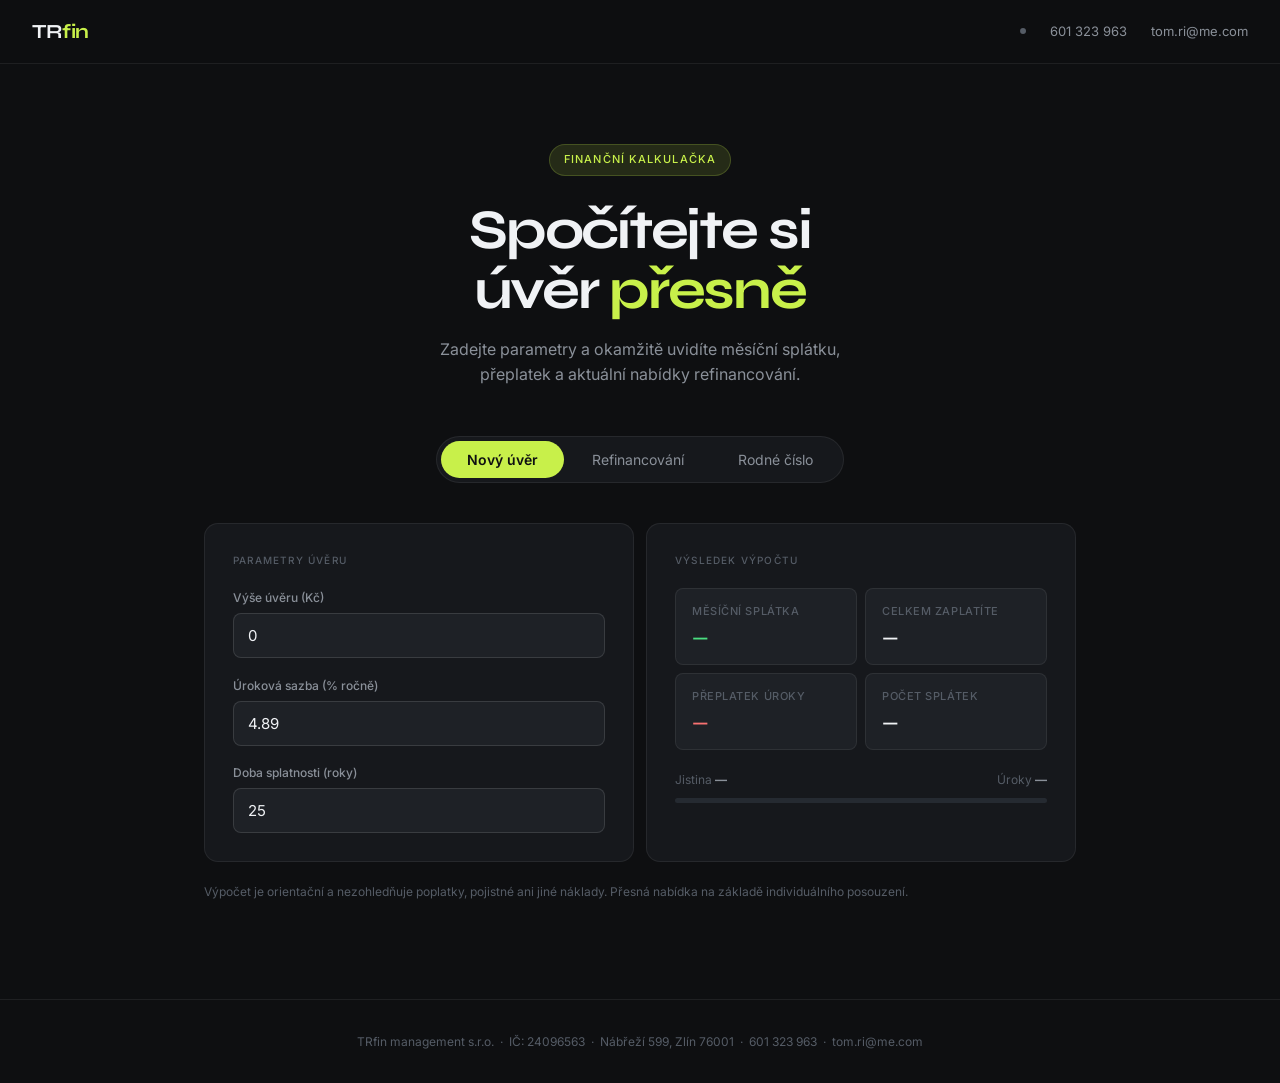
<file: uvery-final8.html>
<!DOCTYPE html>
<html lang="cs">
<head>
<meta charset="UTF-8">
<meta name="viewport" content="width=device-width, initial-scale=1.0">
<title>TRfin — Kalkulačka úvěrů</title>
<link href="https://fonts.googleapis.com/css2?family=Syne:wght@400;500;600;700&family=Inter:wght@300;400;500&display=swap" rel="stylesheet">
<style>
*,*::before,*::after{box-sizing:border-box;margin:0;padding:0}
:root{
  --bg:#0E0F11;
  --surface:#16181C;
  --surface2:#1E2126;
  --surface3:#252A31;
  --accent:#C8F04A;
  --accent-dim:rgba(200,240,74,0.12);
  --accent-dim2:rgba(200,240,74,0.06);
  --text:#F0F2F5;
  --text2:#8A9099;
  --text3:#555C66;
  --border:rgba(255,255,255,0.07);
  --border2:rgba(255,255,255,0.12);
  --green:#4ADE80;
  --green-dim:rgba(74,222,128,0.1);
  --red:#F87171;
  --red-dim:rgba(248,113,113,0.1);
  --radius:14px;
  --radius-sm:8px;
}
html{scroll-behavior:smooth}
body{font-family:'Inter',sans-serif;background:var(--bg);color:var(--text);font-size:15px;line-height:1.6;min-height:100vh}

/* NAV */
nav{position:sticky;top:0;z-index:100;background:rgba(14,15,17,0.9);backdrop-filter:blur(16px);border-bottom:1px solid var(--border);padding:0 2rem;height:64px;display:flex;align-items:center;justify-content:space-between}
.nav-logo{font-family:'Syne',sans-serif;font-size:20px;font-weight:700;color:var(--text);letter-spacing:-0.02em}
.nav-logo span{color:var(--accent)}
.nav-right{display:flex;align-items:center;gap:1.5rem}
.nav-right a{font-size:13px;color:var(--text2);text-decoration:none;transition:color 0.15s}
.nav-right a:hover{color:var(--text)}
.nav-dot{width:6px;height:6px;border-radius:50%;background:var(--text3)}
.nav-dot.live{background:var(--green);box-shadow:0 0 8px var(--green)}

/* HERO */
.hero{text-align:center;padding:5rem 2rem 3rem;max-width:600px;margin:0 auto}
.hero-tag{display:inline-flex;align-items:center;gap:8px;font-size:11px;font-weight:500;letter-spacing:0.1em;text-transform:uppercase;color:var(--accent);background:var(--accent-dim);padding:6px 14px;border-radius:20px;margin-bottom:1.5rem;border:1px solid rgba(200,240,74,0.2)}
.hero h1{font-family:'Syne',sans-serif;font-size:clamp(38px,5vw,56px);font-weight:700;line-height:1.08;letter-spacing:-0.04em;margin-bottom:1rem;color:var(--text)}
.hero h1 em{color:var(--accent);font-style:normal}
.hero p{font-size:16px;color:var(--text2);max-width:440px;margin:0 auto}

/* TABS */
.tabs-wrap{display:flex;justify-content:center;margin-bottom:2.5rem}
.tabs{display:inline-flex;background:var(--surface);border:1px solid var(--border);border-radius:50px;padding:4px;gap:2px}
.tab{padding:10px 26px;border:none;background:transparent;border-radius:50px;font-family:'Inter',sans-serif;font-size:14px;color:var(--text2);cursor:pointer;transition:all 0.2s}
.tab:hover{color:var(--text)}
.tab.active{background:var(--accent);color:#0E0F11;font-weight:600}

/* CONTAINER */
.container{max-width:920px;margin:0 auto;padding:0 1.5rem 6rem}
.section{display:none}
.section.active{display:block;animation:fadeUp 0.3s ease both}
@keyframes fadeUp{from{opacity:0;transform:translateY(12px)}to{opacity:1;transform:translateY(0)}}

/* GRID */
.grid2{display:grid;grid-template-columns:1fr 1fr;gap:12px}
@media(max-width:640px){.grid2{grid-template-columns:1fr}}

/* CARD */
.card{background:var(--surface);border:1px solid var(--border);border-radius:var(--radius);padding:1.75rem}
.card-label{font-size:10px;font-weight:500;letter-spacing:0.12em;text-transform:uppercase;color:var(--text3);margin-bottom:1.25rem}

/* FIELDS */
.field{margin-bottom:1.1rem}
.field:last-child{margin-bottom:0}
.field label{display:block;font-size:12px;color:var(--text2);margin-bottom:6px;font-weight:500}
.field input,.field select{width:100%;padding:12px 14px;font-family:'Inter',sans-serif;font-size:15px;border:1px solid var(--border2);border-radius:var(--radius-sm);background:var(--surface2);color:var(--text);transition:border-color 0.15s,background 0.15s;appearance:none;-webkit-appearance:none}
.field input:focus,.field select:focus{outline:none;border-color:var(--accent);background:var(--surface3)}
.field select{background-image:url("data:image/svg+xml,%3Csvg xmlns='http://www.w3.org/2000/svg' width='12' height='7' viewBox='0 0 12 7'%3E%3Cpath d='M1 1l5 5 5-5' stroke='%238A9099' stroke-width='1.5' fill='none' stroke-linecap='round' stroke-linejoin='round'/%3E%3C/svg%3E");background-repeat:no-repeat;background-position:right 14px center;padding-right:36px}

/* METRICS */
.metrics{display:grid;grid-template-columns:1fr 1fr;gap:8px}
.metric{background:var(--surface2);border-radius:var(--radius-sm);padding:.9rem 1rem;border:1px solid var(--border)}
.metric-label{font-size:11px;color:var(--text3);margin-bottom:5px;font-weight:500;letter-spacing:0.05em;text-transform:uppercase}
.metric-value{font-family:'Syne',sans-serif;font-size:20px;font-weight:600;color:var(--text);line-height:1.2}
.metric-value.green{color:var(--green)}
.metric-value.red{color:var(--red)}

/* PROGRESS */
.progress-wrap{margin:1.25rem 0 0}
.progress-labels{display:flex;justify-content:space-between;font-size:12px;color:var(--text3);margin-bottom:8px}
.progress-labels span strong{color:var(--text2)}
.progress-track{height:5px;background:var(--surface3);border-radius:3px;overflow:hidden}
.progress-fill{height:100%;background:var(--accent);border-radius:3px;transition:width 0.5s cubic-bezier(.4,0,.2,1)}

/* OFFER CARDS */
.offers-header{display:flex;align-items:center;gap:10px;margin:1.5rem 0 1rem}
.offers-title{font-size:11px;font-weight:500;letter-spacing:0.1em;text-transform:uppercase;color:var(--text3)}
.sazby-pill{display:inline-flex;align-items:center;gap:5px;font-size:11px;color:var(--text3);background:var(--surface2);padding:3px 10px;border-radius:20px;border:1px solid var(--border)}
.sazby-pill .dot{width:5px;height:5px;border-radius:50%;background:var(--text3)}
.sazby-pill .dot.live{background:var(--green)}

.offer-card{background:var(--surface);border:1px solid var(--border);border-radius:var(--radius);padding:1.25rem 1.5rem;margin-bottom:8px;transition:border-color 0.2s}
.offer-card.best{border-color:rgba(200,240,74,0.4);background:linear-gradient(135deg,var(--surface) 0%,rgba(200,240,74,0.03) 100%)}
.offer-head{display:flex;justify-content:space-between;align-items:flex-start;margin-bottom:14px}
.offer-name{font-size:15px;font-weight:500;color:var(--text)}
.offer-partner{font-size:12px;color:var(--text3);margin-top:2px}
.offer-rate{font-family:'Syne',sans-serif;font-size:30px;font-weight:700;color:var(--accent);line-height:1}
.offer-rate small{font-family:'Inter',sans-serif;font-size:12px;color:var(--text3);font-weight:400}
.offer-cols{display:grid;grid-template-columns:repeat(3,1fr);gap:8px}
@media(max-width:480px){.offer-cols{grid-template-columns:repeat(2,1fr)}}
.offer-col-label{font-size:11px;color:var(--text3);margin-bottom:3px}
.offer-col-val{font-size:15px;font-weight:500;color:var(--text)}
.saving-tag{display:inline-flex;align-items:center;gap:5px;margin-top:12px;font-size:12px;font-weight:500;padding:5px 12px;border-radius:20px;background:var(--green-dim);color:var(--green)}
.saving-tag.neg{background:var(--red-dim);color:var(--red)}
.badge-best{display:inline-block;font-size:10px;font-weight:600;letter-spacing:0.08em;text-transform:uppercase;padding:3px 10px;border-radius:20px;background:var(--accent);color:#0E0F11;margin-bottom:8px}

/* CTA */
.cta-strip{background:var(--surface);border:1px solid rgba(200,240,74,0.2);border-radius:var(--radius);padding:2rem 2.5rem;display:flex;justify-content:space-between;align-items:center;margin-top:1.5rem;flex-wrap:wrap;gap:1rem;position:relative;overflow:hidden}
.cta-strip::before{content:'';position:absolute;top:-40px;right:-40px;width:160px;height:160px;background:var(--accent-dim2);border-radius:50%;pointer-events:none}
.cta-strip h3{font-family:'Syne',sans-serif;font-size:20px;font-weight:700;color:var(--text)}
.cta-strip p{font-size:13px;color:var(--text2);margin-top:4px}
.cta-btn{display:inline-block;padding:12px 26px;background:var(--accent);color:#0E0F11;font-family:'Inter',sans-serif;font-size:14px;font-weight:600;border-radius:50px;text-decoration:none;white-space:nowrap;transition:opacity 0.15s}
.cta-btn:hover{opacity:0.88}

/* NOTE */
.note{font-size:12px;color:var(--text3);margin-top:1.25rem;line-height:1.7}

/* FOOTER */
footer{text-align:center;padding:2rem;font-size:12px;color:var(--text3);border-top:1px solid var(--border)}
footer a{color:var(--text3);text-decoration:none}
footer a:hover{color:var(--text2)}

/* DIVIDER */
.divider{height:1px;background:var(--border);margin:1.25rem 0}
</style>
</head>
<body>

<nav>
  <div class="nav-logo">TR<span>fin</span></div>
  <div class="nav-right">
    <div class="nav-dot live" id="nav-dot" title="Sazby online"></div>
    <a href="tel:601323963">601 323 963</a>
    <a href="mailto:tom.ri@me.com">tom.ri@me.com</a>
  </div>
</nav>

<div class="hero">
  <div class="hero-tag">Finanční kalkulačka</div>
  <h1>Spočítejte si<br>úvěr <em>přesně</em></h1>
  <p>Zadejte parametry a okamžitě uvidíte měsíční splátku, přeplatek a aktuální nabídky refinancování.</p>
</div>

<div class="tabs-wrap">
  <div class="tabs">
    <button class="tab active" onclick="showTab('kalk')">Nový úvěr</button>
    <button class="tab" onclick="showTab('refi')">Refinancování</button>
    <button class="tab" onclick="showTab('rc')">Rodné číslo</button>
  </div>
</div>

<div class="container">

  <!-- KALKULAČKA -->
  <div id="kalk" class="section active">
    <div class="grid2">
      <div class="card">
        <div class="card-label">Parametry úvěru</div>
        <div class="field">
          <label>Výše úvěru (Kč)</label>
          <input type="number" id="k_jistina" value="0" min="0" step="10000" oninput="calcKalk()">
          <div id="k_jistina_preview" style="font-size:12px;color:var(--accent);margin-top:5px;font-weight:500">3 000 000 Kč</div>
        </div>
        <div class="field">
          <label>Úroková sazba (% ročně)</label>
          <input type="number" id="k_sazba" value="4.89" step="0.01" min="0" oninput="calcKalk()">
        </div>
        <div class="field">
          <label>Doba splatnosti (roky)</label>
          <input type="number" id="k_roky" value="25" min="1" max="40" oninput="calcKalk()">
        </div>

      </div>
      <div class="card">
        <div class="card-label">Výsledek výpočtu</div>
        <div class="metrics">
          <div class="metric">
            <div class="metric-label">Měsíční splátka</div>
            <div class="metric-value green" id="k_splatka">—</div>
          </div>
          <div class="metric">
            <div class="metric-label">Celkem zaplatíte</div>
            <div class="metric-value" id="k_celkem">—</div>
          </div>
          <div class="metric">
            <div class="metric-label">Přeplatek úroky</div>
            <div class="metric-value red" id="k_uroky">—</div>
          </div>
          <div class="metric">
            <div class="metric-label">Počet splátek</div>
            <div class="metric-value" id="k_pocet">—</div>
          </div>
        </div>
        <div class="progress-wrap">
          <div class="progress-labels">
            <span>Jistina <strong id="k_pct_j">—</strong></span>
            <span>Úroky <strong id="k_pct_u">—</strong></span>
          </div>
          <div class="progress-track">
            <div class="progress-fill" id="k_bar" style="width:0%"></div>
          </div>
        </div>
      </div>
    </div>
    <p class="note">Výpočet je orientační a nezohledňuje poplatky, pojistné ani jiné náklady. Přesná nabídka na základě individuálního posouzení.</p>
  </div>

  <!-- REFINANCOVÁNÍ -->
  <div id="refi" class="section">
    <div class="grid2" style="margin-bottom:12px">
      <div class="card">
        <div class="card-label">Váš současný úvěr</div>
        <div class="field">
          <label>Zbývající dluh (Kč)</label>
          <input type="number" id="r_dluh" value="0" min="0" step="10000" oninput="calcRefi()">
          <div id="r_dluh_preview" style="font-size:12px;color:var(--accent);margin-top:5px;font-weight:500">2 500 000 Kč</div>
        </div>
        <div class="field">
          <label>Stávající sazba (% ročně)</label>
          <input type="number" id="r_sazba_sou" value="6.50" step="0.01" min="0" oninput="calcRefi()">
        </div>
        <div class="field">
          <label>Zbývající splatnost (roky)</label>
          <input type="number" id="r_roky" value="20" min="1" max="40" oninput="calcRefi()">
        </div>
      </div>
      <div class="card">
        <div class="card-label">Vaše současná situace</div>
        <div class="metrics">
          <div class="metric">
            <div class="metric-label">Měsíční splátka</div>
            <div class="metric-value" id="r_sou_splatka">—</div>
          </div>
          <div class="metric">
            <div class="metric-label">Celkem zbývá</div>
            <div class="metric-value red" id="r_sou_celkem">—</div>
          </div>
        </div>
        <div style="margin-top:1rem;font-size:13px;color:var(--text2);line-height:1.6">
          Porovnejte níže naše aktuální nabídky a zjistěte, kolik ušetříte refinancováním.
        </div>
      </div>
    </div>

    <div class="offers-header">
      <div class="offers-title">Nabídky refinancování</div>
      <div class="sazby-pill">
        <div class="dot" id="sazby-dot"></div>
        <span id="sazby-info">Načítám sazby…</span>
      </div>
    </div>
    <div id="refi-offers"></div>

    <div class="cta-strip">
      <div>
        <h3>Vybrali jste si?</h3>
        <p>Zařídím celé refinancování za vás — bez poplatků, bez papírování.</p>
      </div>
      <a href="tel:601323963" class="cta-btn">Zavolat Tomáš Říha →</a>
    </div>
    <p class="note">Sazby jsou pravidelně aktualizovány. Skutečná výše splátky závisí na bonitě klienta a podmínkách banky.</p>
  </div>


  <!-- RODNÉ ČÍSLO -->
  <div id="rc" class="section">
    <div class="grid2">
      <div class="card">
        <div class="card-label">Zadejte rodné číslo</div>
        <div class="field">
          <label>Rodné číslo</label>
          <input type="text" id="rc_input" placeholder="např. 8554121234" maxlength="11" oninput="calcRC()" style="letter-spacing:0.1em">
        </div>
        <div id="rc_error" style="font-size:12px;color:var(--red);margin-top:8px;display:none">Neplatné rodné číslo</div>
      </div>
      <div class="card">
        <div class="card-label">Výsledek</div>
        <div class="metrics">
          <div class="metric"><div class="metric-label">Datum narození</div><div class="metric-value green" id="rc_datum">—</div></div>
          <div class="metric"><div class="metric-label">Věk</div><div class="metric-value" id="rc_vek">—</div></div>
          <div class="metric"><div class="metric-label">Pohlaví</div><div class="metric-value" id="rc_pohlavi">—</div></div>
          <div class="metric"><div class="metric-label">Narozeniny za</div><div class="metric-value" id="rc_narozeniny">—</div></div>
        </div>
      </div>
    </div>
    <div class="cta-strip">
      <div><h3>Potřebujete pojištění?</h3><p>Nezávazná konzultace zdarma — sestavím nabídku přímo pro vás.</p></div>
      <a href="tel:601323963" class="cta-btn">Zavolat Tomáš Říha →</a>
    </div>
    <p class="note">Rodné číslo se nikam neodesílá ani neukládá — výpočet probíhá pouze ve vašem prohlížeči.</p>
  </div>

</div>

<footer>
  TRfin management s.r.o. &nbsp;·&nbsp; IČ: 24096563 &nbsp;·&nbsp; Nábřeží 599, Zlín 76001
  &nbsp;·&nbsp; <a href="tel:601323963">601 323 963</a>
  &nbsp;·&nbsp; <a href="mailto:tom.ri@me.com">tom.ri@me.com</a>
</footer>

<script>
const SHEET_ID = '121nElMghOfktcRutG3rNkznTvzkyhLQlVyNbU3WpSGE';
const SHEET_URL = 'https://docs.google.com/spreadsheets/d/' + SHEET_ID + '/gviz/tq?tqx=out:csv&sheet=Sheet1';
const SHEET_URL_TSV = 'https://docs.google.com/spreadsheets/d/' + SHEET_ID + '/export?format=tsv&sheet=Sheet1';

let sazby = [
  { nazev: 'Hypotéka 3Y fix', partner: 'Česká spořitelna', sazba: 4.59 },
  { nazev: 'Hypotéka 5Y fix', partner: 'Komerční banka', sazba: 4.89 },
  { nazev: 'Hypotéka 7Y fix', partner: 'ČSOB', sazba: 5.19 },
  { nazev: 'Spotřební úvěr', partner: 'Moneta Money Bank', sazba: 6.99 },
  { nazev: 'Podnikatelský úvěr', partner: 'Raiffeisenbank', sazba: 5.89 },
];

// GOOGLE SHEETS
async function loadSazbyFromSheets() {
  try {
    const res = await fetch(SHEET_URL_TSV);
    const text = await res.text();
    const rows = text.trim().split('\n').slice(1);
    const loaded = rows
      .map(row => {
        const cols = row.split('\t').map(c => c.trim());
        return { nazev: cols[0], partner: cols[1], sazba: parseFloat(cols[2].replace(',', '.')) };
      })
      .filter(s => s.nazev && s.nazev !== 'nazev' && !isNaN(s.sazba));
    if (loaded.length > 0) {
      sazby = loaded;
      document.getElementById('sazby-dot').classList.add('live');
      document.getElementById('sazby-info').textContent = 'Sazby aktuální — aktualizováno dnes';
      document.getElementById('nav-dot').classList.add('live');
    } else {
      document.getElementById('sazby-info').textContent = 'Výchozí sazby';
    }
  } catch(e) {
    document.getElementById('sazby-info').textContent = 'Výchozí sazby';
    document.getElementById('nav-dot').classList.remove('live');
  }
  calcRefi();
}

// HELPERS
function updatePreview(inputId, previewId) {
  const val = parseFloat(document.getElementById(inputId).value) || 0;
  const el = document.getElementById(previewId);
  if (el) el.textContent = new Intl.NumberFormat('cs-CZ', {style:'currency',currency:'CZK',maximumFractionDigits:0}).format(val);
}
function fmt(n) {
  return new Intl.NumberFormat('cs-CZ', {
    style: 'currency', currency: 'CZK', maximumFractionDigits: 0
  }).format(Math.round(n));
}

function monthlyPayment(jistina, sazbaRocni, mesice) {
  if (sazbaRocni <= 0) return jistina / mesice;
  const r = sazbaRocni / 100 / 12;
  return jistina * r * Math.pow(1 + r, mesice) / (Math.pow(1 + r, mesice) - 1);
}

// KALKULACKA
function calcKalk() {
  const j = parseFloat(document.getElementById('k_jistina').value) || 0;
  const s = parseFloat(document.getElementById('k_sazba').value) || 0;
  const r = parseInt(document.getElementById('k_roky').value) || 1;
  const m = r * 12;

  if (j <= 0) return;

  const splatka = monthlyPayment(j, s, m);
  const celkem = splatka * m;
  const uroky = celkem - j;
  const pctJ = (j / celkem) * 100;

  document.getElementById('k_splatka').textContent = fmt(splatka) + ' / měs.';
  document.getElementById('k_celkem').textContent = fmt(celkem);
  document.getElementById('k_uroky').textContent = fmt(uroky);
  document.getElementById('k_pocet').textContent = m.toLocaleString('cs-CZ');
  document.getElementById('k_bar').style.width = Math.min(pctJ, 100).toFixed(1) + '%';
  document.getElementById('k_pct_j').textContent = pctJ.toFixed(0) + ' %';
  document.getElementById('k_pct_u').textContent = (100 - pctJ).toFixed(0) + ' %';
  document.getElementById('k_jistina_preview').textContent = j > 0 ? fmt(j) : '';
}

// REFINANCOVANI
function calcRefi() {
  const dluh = parseFloat(document.getElementById('r_dluh').value) || 0;
  const sazSou = parseFloat(document.getElementById('r_sazba_sou').value) || 0;
  const roky = parseInt(document.getElementById('r_roky').value) || 1;
  const mes = roky * 12;

  if (dluh <= 0) return;

  const splatSou = monthlyPayment(dluh, sazSou, mes);
  const celkemSou = splatSou * mes;

  document.getElementById('r_sou_splatka').textContent = fmt(splatSou) + ' / měs.';
  document.getElementById('r_sou_celkem').textContent = fmt(celkemSou);
  document.getElementById('r_dluh_preview').textContent = dluh > 0 ? fmt(dluh) : '';

  const container = document.getElementById('refi-offers');
  container.innerHTML = '';
  if (!sazby.length) return;

  const sorted = [...sazby];

  sorted.forEach((s, i) => {
    const novaSpl = monthlyPayment(dluh, s.sazba, mes);
    const novaCelk = novaSpl * mes;
    const uspMes = splatSou - novaSpl;
    const uspTotal = celkemSou - novaCelk;
    const isBest = i === 0;

    const div = document.createElement('div');
    div.className = 'offer-card' + (isBest ? ' best' : '');
    div.innerHTML =
      (isBest ? '<div class="badge-best">Nejlepší nabídka</div>' : '') +
      '<div class="offer-head">' +
        '<div>' +
          '<div class="offer-name">' + s.nazev + '</div>' +
          '<div class="offer-partner">' + s.partner + '</div>' +
        '</div>' +
        '<div class="offer-rate">' + s.sazba.toFixed(2) + '<small> % p.a.</small></div>' +
      '</div>' +
      '<div class="offer-cols">' +
        '<div><div class="offer-col-label">Nová splátka</div><div class="offer-col-val">' + fmt(novaSpl) + '/m</div></div>' +
        '<div><div class="offer-col-label">' + (uspMes >= 0 ? 'Měsíční úspora' : 'Přeplatek') + '</div><div class="offer-col-val">' + fmt(Math.abs(uspMes)) + '/m</div></div>' +
        '<div><div class="offer-col-label">Celkem zaplatíte</div><div class="offer-col-val">' + fmt(novaCelk) + '</div></div>' +
      '</div>' +
      '<div class="saving-tag' + (uspTotal < 0 ? ' neg' : '') + '">' +
        (uspTotal >= 0 ? '↓ Celková úspora: ' + fmt(uspTotal) : '↑ Celkový přeplatek: ' + fmt(Math.abs(uspTotal))) +
      '</div>';
    container.appendChild(div);
  });
}

// TABS
function showTab(id) {
  document.querySelectorAll('.tab').forEach((t, i) => {
    t.classList.toggle('active', ['kalk', 'refi', 'rc'][i] === id);
  });
  document.querySelectorAll('.section').forEach(s => s.classList.remove('active'));
  document.getElementById(id).classList.add('active');
}


// RC KALKULAČKA
function calcRC() {
  const raw = document.getElementById('rc_input').value.replace('/', '').replace(/\s/g, '');
  const err = document.getElementById('rc_error');
  const fields = ['rc_datum', 'rc_vek', 'rc_pohlavi', 'rc_narozeniny'];

  if (raw.length < 9) {
    err.style.display = 'none';
    fields.forEach(f => document.getElementById(f).textContent = '—');
    return;
  }

  // Parse
  let rok = parseInt(raw.substring(0, 2));
  let mesic = parseInt(raw.substring(2, 4));
  let den = parseInt(raw.substring(4, 6));

  // Pohlaví
  let pohlavi = 'Muž';
  if (mesic > 50) { mesic -= 50; pohlavi = 'Žena'; }
  if (mesic > 20) { mesic -= 20; } // po roce 2004 přidání 20

  // Rok - určení století
  const dnesRok = new Date().getFullYear() % 100;
  if (raw.length >= 10) {
    // 10místné RČ: po roce 1954 mohou být 2000+
    rok = rok <= dnesRok ? 2000 + rok : 1900 + rok;
  } else {
    // 9místné RČ: vždy 1900
    rok = 1900 + rok;
  }

  // Validace
  if (mesic < 1 || mesic > 12 || den < 1 || den > 31) {
    err.style.display = 'block';
    fields.forEach(f => document.getElementById(f).textContent = '—');
    return;
  }

  err.style.display = 'none';

  const narozen = new Date(rok, mesic - 1, den);
  const dnes = new Date();

  // Věk
  let vek = dnes.getFullYear() - narozen.getFullYear();
  const mDiff = dnes.getMonth() - narozen.getMonth();
  if (mDiff < 0 || (mDiff === 0 && dnes.getDate() < narozen.getDate())) vek--;

  // Narozeniny za
  const pristi = new Date(dnes.getFullYear(), mesic - 1, den);
  if (pristi < dnes) pristi.setFullYear(dnes.getFullYear() + 1);
  const dniDo = Math.ceil((pristi - dnes) / (1000 * 60 * 60 * 24));
  const narozeniinyText = dniDo === 0 ? 'Dnes!' : dniDo === 1 ? 'Zítra!' : dniDo + ' dní';

  // Datum
  const datumText = den + '. ' + mesic + '. ' + rok;

  document.getElementById('rc_datum').textContent = datumText;
  document.getElementById('rc_vek').textContent = vek + ' let';
  document.getElementById('rc_pohlavi').textContent = pohlavi;
  document.getElementById('rc_narozeniny').textContent = narozeniinyText;
}

// INIT
document.getElementById('k_jistina_preview').textContent = '';
document.getElementById('r_dluh_preview').textContent = '';
calcKalk();
calcRefi();
loadSazbyFromSheets();
</script>
</body>
</html>
</file>
